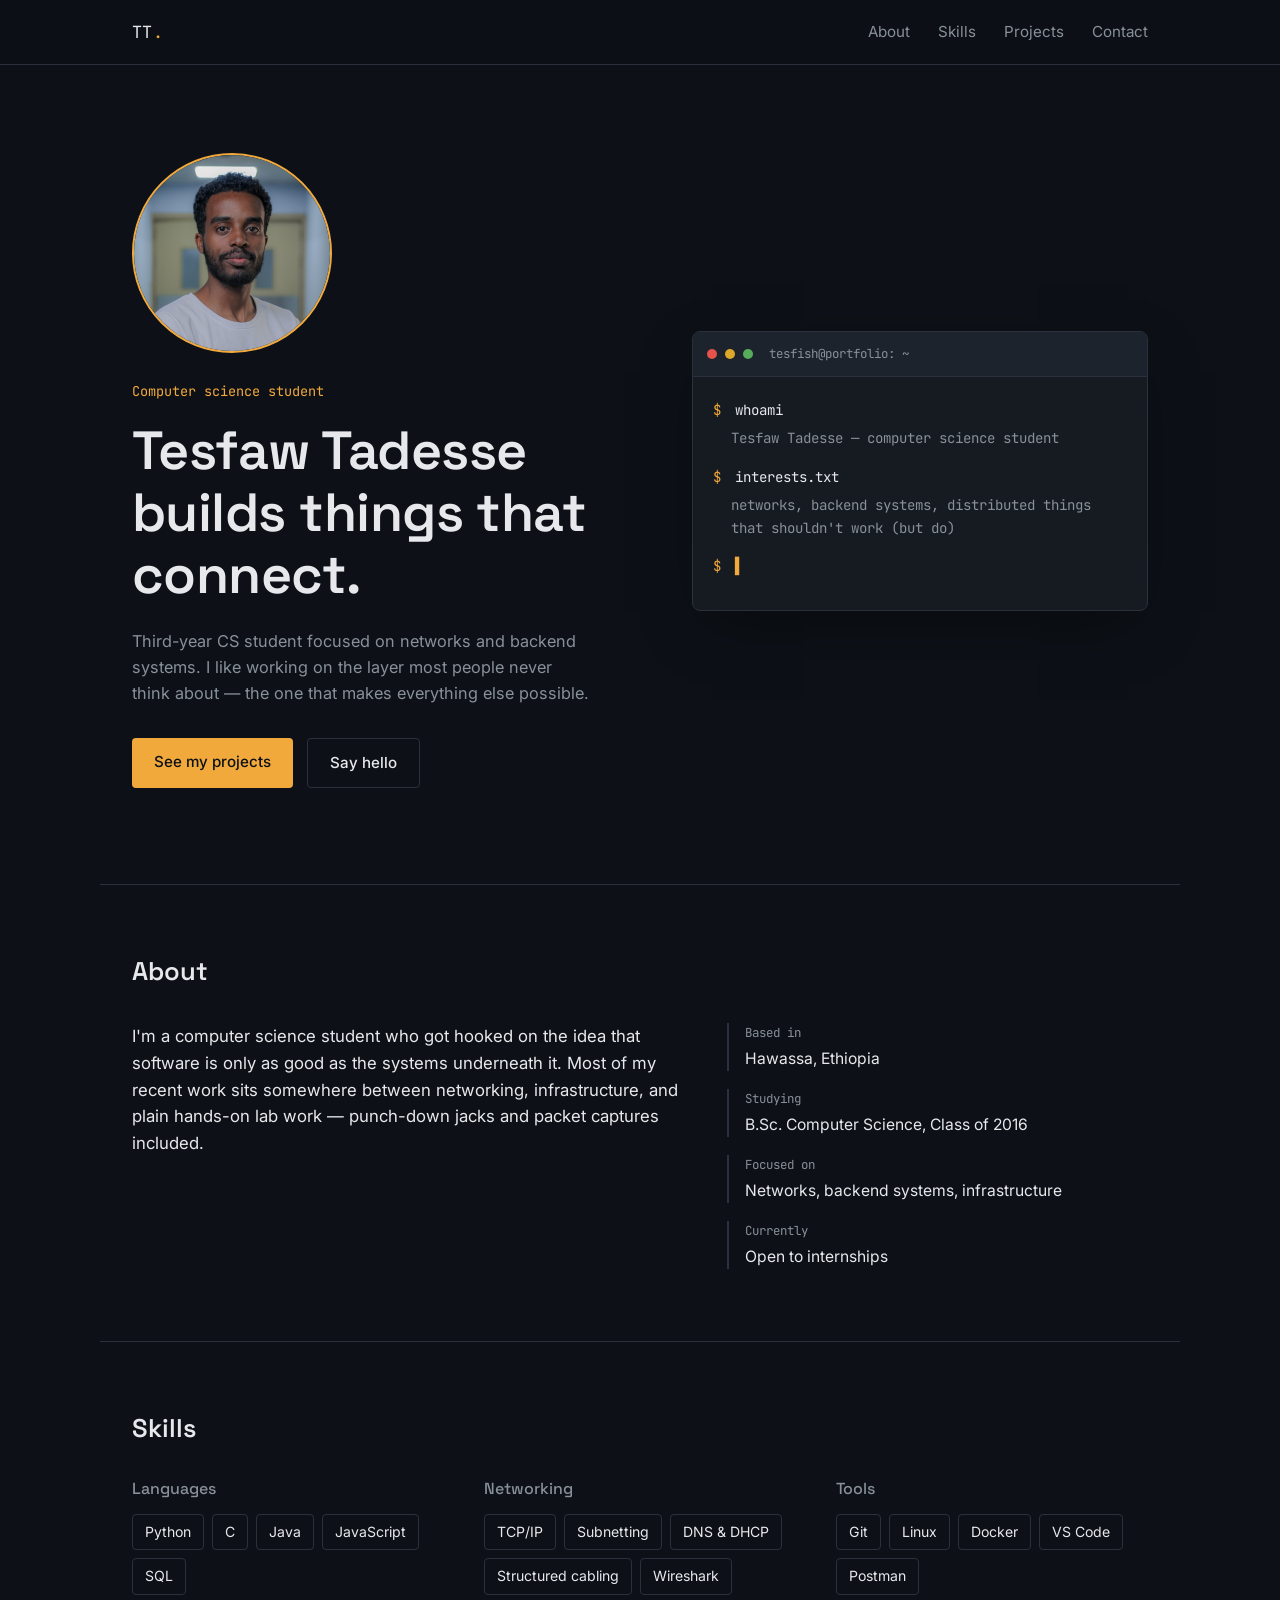
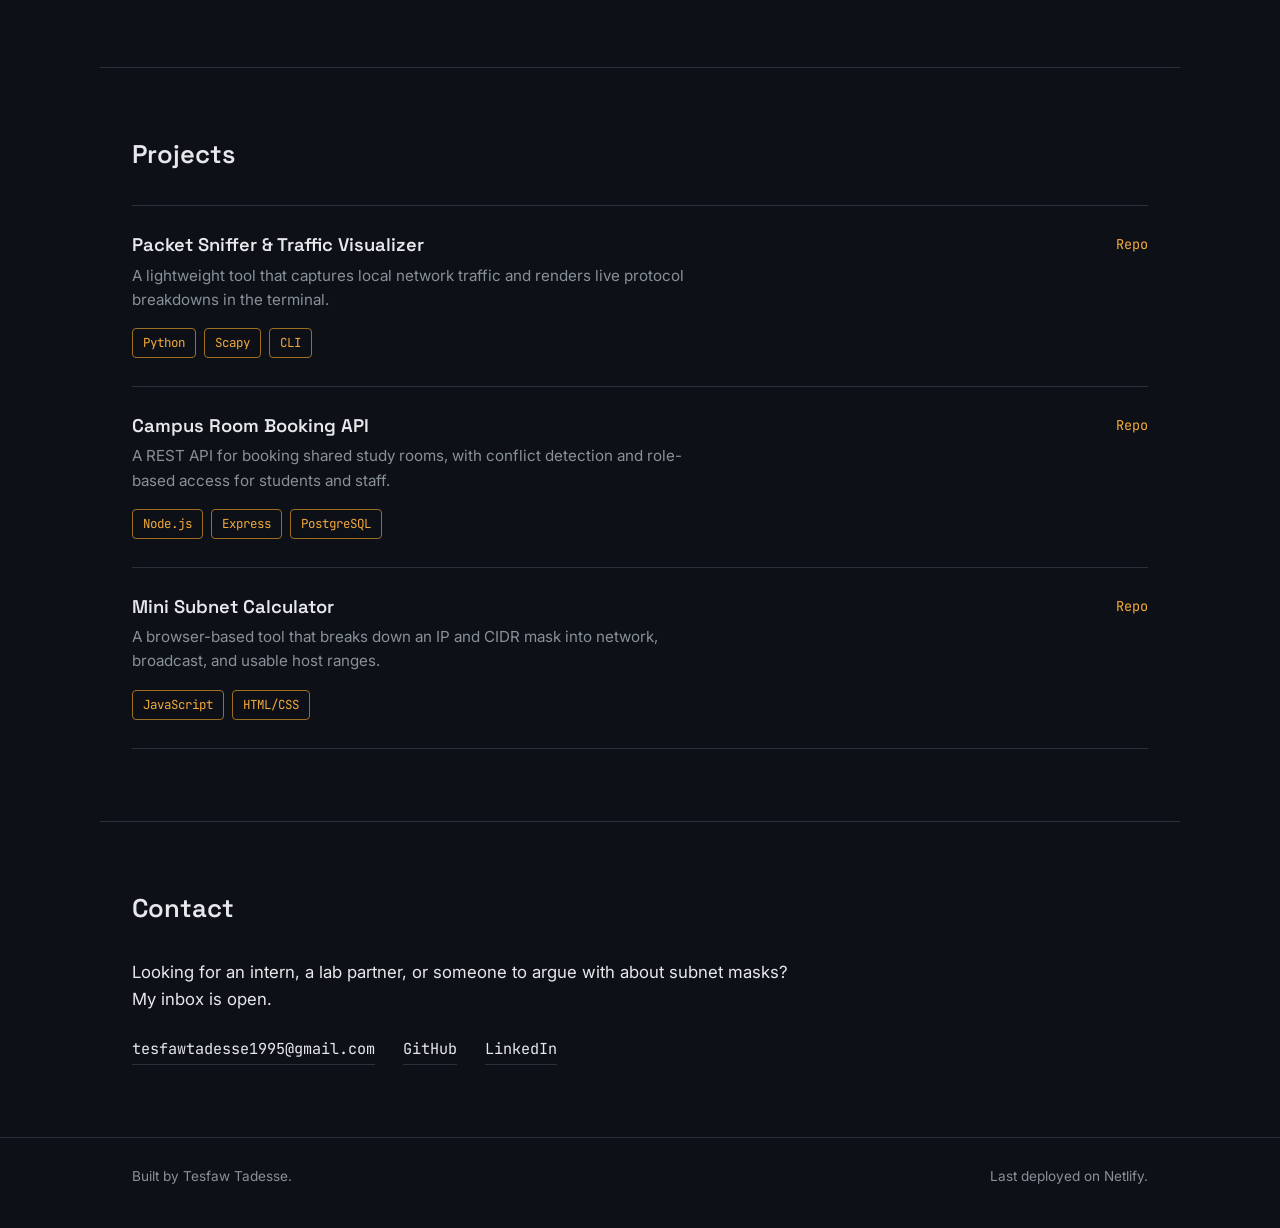
<file: index.html>
<!DOCTYPE html>
<html lang="en">
<head>
<meta charset="UTF-8">
<meta name="viewport" content="width=device-width, initial-scale=1.0">
<title>Tesfaw Tadesse — Computer Science Student</title>
<meta name="description" content="Portfolio of Tesfaw Tadesse, a computer science student.">
<link rel="preconnect" href="https://fonts.googleapis.com">
<link rel="preconnect" href="https://fonts.gstatic.com" crossorigin>
<link href="https://fonts.googleapis.com/css2?family=Space+Grotesk:wght@500;600;700&family=Inter:wght@400;500;600&family=JetBrains+Mono:wght@400;500&display=swap" rel="stylesheet">
<link rel="stylesheet" href="style.css">
</head>
<body>

  <header class="site-header">
    <div class="wrap header-row">
      <a class="mark" href="#top">TT<span class="mark-dot">.</span></a>
      <nav class="nav">
        <a href="#about">About</a>
        <a href="#skills">Skills</a>
        <a href="#projects">Projects</a>
        <a href="#contact">Contact</a>
      </nav>
    </div>
  </header>

  <main>

    <!-- HERO -->
    <section id="top" class="hero wrap">
      <div class="hero-text">
	<img src="Profile.jpg" alt="Profile pic" class="avatar">
        <p class="kicker">Computer science student</p>
        <h1>Tesfaw Tadesse<br>builds things that<br>connect.</h1>
        <p class="hero-sub">
          Third-year CS student focused on networks and backend systems.
          I like working on the layer most people never think about —
          the one that makes everything else possible.
        </p>
        <div class="hero-actions">
          <a class="btn btn-primary" href="#projects">See my projects</a>
          <a class="btn btn-ghost" href="mailto:tesfawtadesse1995@gmail.com">Say hello</a>
        </div>
      </div>

      <div class="terminal" aria-hidden="false" role="img" aria-label="Terminal window showing a short introduction">
        <div class="terminal-bar">
          <span class="dot dot-r"></span>
          <span class="dot dot-y"></span>
          <span class="dot dot-g"></span>
          <span class="terminal-title">tesfish@portfolio: ~</span>
        </div>
        <div class="terminal-body" id="terminal-body">
          <p><span class="prompt">$</span> <span class="type-target" data-line="0"></span></p>
          <p class="term-out out-0"></p>
          <p><span class="prompt">$</span> <span class="type-target" data-line="1"></span></p>
          <p class="term-out out-1"></p>
          <p><span class="prompt">$</span> <span class="cursor">▌</span></p>
        </div>
      </div>
    </section>

    <!-- ABOUT -->
    <section id="about" class="section wrap">
      <div class="section-head">
        <h2>About</h2>
      </div>
      <div class="about-grid">
        <p class="lede">
          I'm a computer science student who got hooked on the idea that
          software is only as good as the systems underneath it. Most of my
          recent work sits somewhere between networking, infrastructure, and
          plain hands-on lab work — punch-down jacks and packet captures
          included.
        </p>
        <dl class="fact-list">
          <div class="fact">
            <dt>Based in</dt>
            <dd>Hawassa, Ethiopia</dd>
          </div>
          <div class="fact">
            <dt>Studying</dt>
            <dd>B.Sc. Computer Science, Class of 2016</dd>
          </div>
          <div class="fact">
            <dt>Focused on</dt>
            <dd>Networks, backend systems, infrastructure</dd>
          </div>
          <div class="fact">
            <dt>Currently</dt>
            <dd>Open to internships</dd>
          </div>
        </dl>
      </div>
    </section>

    <!-- SKILLS -->
    <section id="skills" class="section wrap">
      <div class="section-head">
        <h2>Skills</h2>
      </div>
      <div class="skills-grid">
        <div class="skill-group">
          <h3>Languages</h3>
          <ul class="tag-list">
            <li>Python</li>
            <li>C</li>
            <li>Java</li>
            <li>JavaScript</li>
            <li>SQL</li>
          </ul>
        </div>
        <div class="skill-group">
          <h3>Networking</h3>
          <ul class="tag-list">
            <li>TCP/IP</li>
            <li>Subnetting</li>
            <li>DNS &amp; DHCP</li>
            <li>Structured cabling</li>
            <li>Wireshark</li>
          </ul>
        </div>
        <div class="skill-group">
          <h3>Tools</h3>
          <ul class="tag-list">
            <li>Git</li>
            <li>Linux</li>
            <li>Docker</li>
            <li>VS Code</li>
            <li>Postman</li>
          </ul>
        </div>
      </div>
    </section>

    <!-- PROJECTS -->
    <section id="projects" class="section wrap">
      <div class="section-head">
        <h2>Projects</h2>
      </div>

      <ul class="project-list">
        <li class="project">
          <div class="project-row">
            <div>
              <h3>Packet Sniffer &amp; Traffic Visualizer</h3>
              <p>A lightweight tool that captures local network traffic and renders live protocol breakdowns in the terminal.</p>
            </div>
            <a class="project-link" href="#" target="_blank" rel="noopener">Repo</a>
          </div>
          <ul class="tag-list mono">
            <li>Python</li>
            <li>Scapy</li>
            <li>CLI</li>
          </ul>
        </li>

        <li class="project">
          <div class="project-row">
            <div>
              <h3>Campus Room Booking API</h3>
              <p>A REST API for booking shared study rooms, with conflict detection and role-based access for students and staff.</p>
            </div>
            <a class="project-link" href="#" target="_blank" rel="noopener">Repo</a>
          </div>
          <ul class="tag-list mono">
            <li>Node.js</li>
            <li>Express</li>
            <li>PostgreSQL</li>
          </ul>
        </li>

        <li class="project">
          <div class="project-row">
            <div>
              <h3>Mini Subnet Calculator</h3>
              <p>A browser-based tool that breaks down an IP and CIDR mask into network, broadcast, and usable host ranges.</p>
            </div>
            <a class="project-link" href="#" target="_blank" rel="noopener">Repo</a>
          </div>
          <ul class="tag-list mono">
            <li>JavaScript</li>
            <li>HTML/CSS</li>
          </ul>
        </li>
      </ul>
    </section>

    <!-- CONTACT -->
    <section id="contact" class="section wrap contact">
      <div class="section-head">
        <h2>Contact</h2>
      </div>
      <p class="lede">
        Looking for an intern, a lab partner, or someone to argue with about
        subnet masks? My inbox is open.
      </p>
      <div class="contact-links">
        <a href="mailto:you@example.com">tesfawtadesse1995@gmail.com</a>
        <a href="https://github.com/tesfish95" target="_blank" rel="noopener">GitHub</a>
        <a href="https://linkedin.com/in/tesfawtadesse" target="_blank" rel="noopener">LinkedIn</a>
      </div>
    </section>

  </main>

  <footer class="site-footer">
    <div class="wrap footer-row">
      <p>Built by Tesfaw Tadesse.</p>
      <p>Last deployed on Netlify.</p>
    </div>
  </footer>

<script src="script.js"></script>
</body>
</html>
</file>
<file: style.css>
/* ============================================
   Tokens
   ============================================ */
:root {
  --ink: #0D1117;
  --panel: #161B22;
  --panel-raised: #1C232C;
  --paper: #E6E8EB;
  --slate: #889098;
  --amber: #F2A93B;
  --amber-dim: #9C6E24;
  --wire: #2A313C;

  --font-head: "Space Grotesk", sans-serif;
  --font-body: "Inter", sans-serif;
  --font-mono: "JetBrains Mono", monospace;

  --measure: 680px;
  --wrap: 1080px;
}

/* ============================================
   Reset & base
   ============================================ */
* { box-sizing: border-box; }

html {
  scroll-behavior: smooth;
}

@media (prefers-reduced-motion: reduce) {
  html { scroll-behavior: auto; }
  * { animation-duration: 0.01ms !important; animation-iteration-count: 1 !important; transition-duration: 0.01ms !important; }
}

body {
  margin: 0;
  background: var(--ink);
  color: var(--paper);
  font-family: var(--font-body);
  font-size: 16px;
  line-height: 1.6;
  -webkit-font-smoothing: antialiased;
}

a {
  color: inherit;
  text-decoration: none;
}

ul { list-style: none; margin: 0; padding: 0; }
dl { margin: 0; }

h1, h2, h3 {
  font-family: var(--font-head);
  font-weight: 600;
  line-height: 1.15;
  margin: 0;
  color: var(--paper);
}

p { margin: 0; }

.wrap {
  max-width: var(--wrap);
  margin: 0 auto;
  padding: 0 32px;
}

:focus-visible {
  outline: 2px solid var(--amber);
  outline-offset: 3px;
}

/* ============================================
   Header
   ============================================ */
.site-header {
  position: sticky;
  top: 0;
  z-index: 10;
  background: rgba(13, 17, 23, 0.85);
  backdrop-filter: blur(8px);
  border-bottom: 1px solid var(--wire);
}

.header-row {
  display: flex;
  align-items: center;
  justify-content: space-between;
  height: 64px;
}

.mark {
  font-family: var(--font-mono);
  font-size: 1.05rem;
  color: var(--paper);
  letter-spacing: 0.02em;
}

.mark-dot { color: var(--amber); }

.nav {
  display: flex;
  gap: 28px;
}

.nav a {
  font-size: 0.95rem;
  color: var(--slate);
  transition: color 0.15s ease;
}

.nav a:hover { color: var(--paper); }

/* ============================================
   Hero
   ============================================ */
.hero {
  display: grid;
  grid-template-columns: 1.05fr 0.95fr;
  gap: 56px;
  align-items: center;
  padding-top: 88px;
  padding-bottom: 96px;
}

.kicker {
  font-family: var(--font-mono);
  font-size: 0.85rem;
  color: var(--amber);
  margin-bottom: 18px;
}

.avatar {
  width: 200px;
  height: 200px;
  border-radius: 50%;
  object-fit: cover;
  border: 2px solid var(--amber);
  margin-bottom: 20px;
}

.hero h1 {
  font-size: clamp(2.2rem, 4.2vw, 3.4rem);
  letter-spacing: -0.01em;
}

.hero-sub {
  max-width: 46ch;
  color: var(--slate);
  margin-top: 22px;
  font-size: 1.02rem;
}

.hero-actions {
  display: flex;
  gap: 14px;
  margin-top: 32px;
}

.btn {
  display: inline-block;
  padding: 12px 22px;
  border-radius: 4px;
  font-size: 0.95rem;
  font-weight: 500;
  transition: transform 0.15s ease, background 0.15s ease, border-color 0.15s ease;
}

.btn-primary {
  background: var(--amber);
  color: var(--ink);
}

.btn-primary:hover {
  transform: translateY(-1px);
}

.btn-ghost {
  border: 1px solid var(--wire);
  color: var(--paper);
}

.btn-ghost:hover {
  border-color: var(--slate);
}

/* Terminal */
.terminal {
  background: var(--panel);
  border: 1px solid var(--wire);
  border-radius: 8px;
  overflow: hidden;
  box-shadow: 0 20px 60px -20px rgba(0,0,0,0.6);
}

.terminal-bar {
  display: flex;
  align-items: center;
  gap: 8px;
  padding: 12px 14px;
  background: var(--panel-raised);
  border-bottom: 1px solid var(--wire);
}

.dot {
  width: 10px;
  height: 10px;
  border-radius: 50%;
  display: inline-block;
}

.dot-r { background: #E5534B; }
.dot-y { background: #DCA829; }
.dot-g { background: #57AB5A; }

.terminal-title {
  margin-left: 8px;
  font-family: var(--font-mono);
  font-size: 0.78rem;
  color: var(--slate);
}

.terminal-body {
  padding: 22px 20px 26px;
  font-family: var(--font-mono);
  font-size: 0.88rem;
  min-height: 220px;
}

.terminal-body p {
  margin: 0 0 6px;
  white-space: pre-wrap;
  word-break: break-word;
}

.prompt {
  color: var(--amber);
  margin-right: 6px;
}

.term-out {
  color: var(--slate);
  margin-bottom: 16px !important;
  padding-left: 18px;
}

.cursor {
  color: var(--amber);
  animation: blink 1s step-end infinite;
}

@keyframes blink {
  50% { opacity: 0; }
}

/* ============================================
   Sections
   ============================================ */
.section {
  padding: 72px 32px;
  border-top: 1px solid var(--wire);
}

.section-head {
  margin-bottom: 36px;
}

.section-head h2 {
  font-size: 1.6rem;
}

.lede {
  max-width: var(--measure);
  color: var(--paper);
  font-size: 1.05rem;
}

/* About */
.about-grid {
  display: grid;
  grid-template-columns: 1.3fr 1fr;
  gap: 48px;
  align-items: start;
}

.fact-list {
  display: grid;
  gap: 18px;
}

.fact {
  border-left: 2px solid var(--wire);
  padding-left: 16px;
}

.fact dt {
  font-family: var(--font-mono);
  font-size: 0.78rem;
  color: var(--slate);
  margin-bottom: 3px;
}

.fact dd {
  margin: 0;
  font-size: 0.98rem;
}

/* Skills */
.skills-grid {
  display: grid;
  grid-template-columns: repeat(3, 1fr);
  gap: 40px;
}

.skill-group h3 {
  font-size: 1rem;
  color: var(--slate);
  font-weight: 500;
  margin-bottom: 16px;
}

.tag-list {
  display: flex;
  flex-wrap: wrap;
  gap: 8px;
}

.tag-list li {
  font-size: 0.88rem;
  padding: 6px 12px;
  border: 1px solid var(--wire);
  border-radius: 4px;
  color: var(--paper);
}

.tag-list.mono li {
  font-family: var(--font-mono);
  font-size: 0.78rem;
  color: var(--amber);
  border-color: var(--amber-dim);
  padding: 4px 10px;
}

/* Projects */
.project-list {
  display: flex;
  flex-direction: column;
}

.project {
  border-top: 1px solid var(--wire);
  padding: 28px 0;
}

.project:last-child {
  border-bottom: 1px solid var(--wire);
}

.project-row {
  display: flex;
  justify-content: space-between;
  align-items: flex-start;
  gap: 24px;
}

.project h3 {
  font-size: 1.15rem;
  margin-bottom: 8px;
}

.project p {
  color: var(--slate);
  max-width: 56ch;
  font-size: 0.95rem;
}

.project-link {
  flex-shrink: 0;
  font-family: var(--font-mono);
  font-size: 0.85rem;
  color: var(--amber);
  border-bottom: 1px solid transparent;
  transition: border-color 0.15s ease;
}

.project-link:hover {
  border-color: var(--amber);
}

.project .tag-list {
  margin-top: 16px;
}

/* Contact */
.contact-links {
  display: flex;
  gap: 28px;
  margin-top: 24px;
  flex-wrap: wrap;
}

.contact-links a {
  font-family: var(--font-mono);
  font-size: 0.95rem;
  color: var(--paper);
  border-bottom: 1px solid var(--wire);
  padding-bottom: 3px;
  transition: border-color 0.15s ease, color 0.15s ease;
}

.contact-links a:hover {
  color: var(--amber);
  border-color: var(--amber);
}

/* Footer */
.site-footer {
  border-top: 1px solid var(--wire);
  padding: 28px 32px 40px;
}

.footer-row {
  display: flex;
  justify-content: space-between;
  color: var(--slate);
  font-size: 0.85rem;
}

/* ============================================
   Responsive
   ============================================ */
@media (max-width: 860px) {
  .hero {
    grid-template-columns: 1fr;
    padding-top: 56px;
    padding-bottom: 64px;
  }

  .about-grid {
    grid-template-columns: 1fr;
  }

  .skills-grid {
    grid-template-columns: 1fr 1fr;
  }

  .nav {
    gap: 18px;
  }
}

@media (max-width: 560px) {
  .wrap { padding: 0 20px; }
  .section { padding: 56px 20px; }
  .skills-grid { grid-template-columns: 1fr; }
  .project-row { flex-direction: column; gap: 10px; }
  .footer-row { flex-direction: column; gap: 6px; }
  .nav { gap: 14px; font-size: 0.85rem; }
}
</file>
